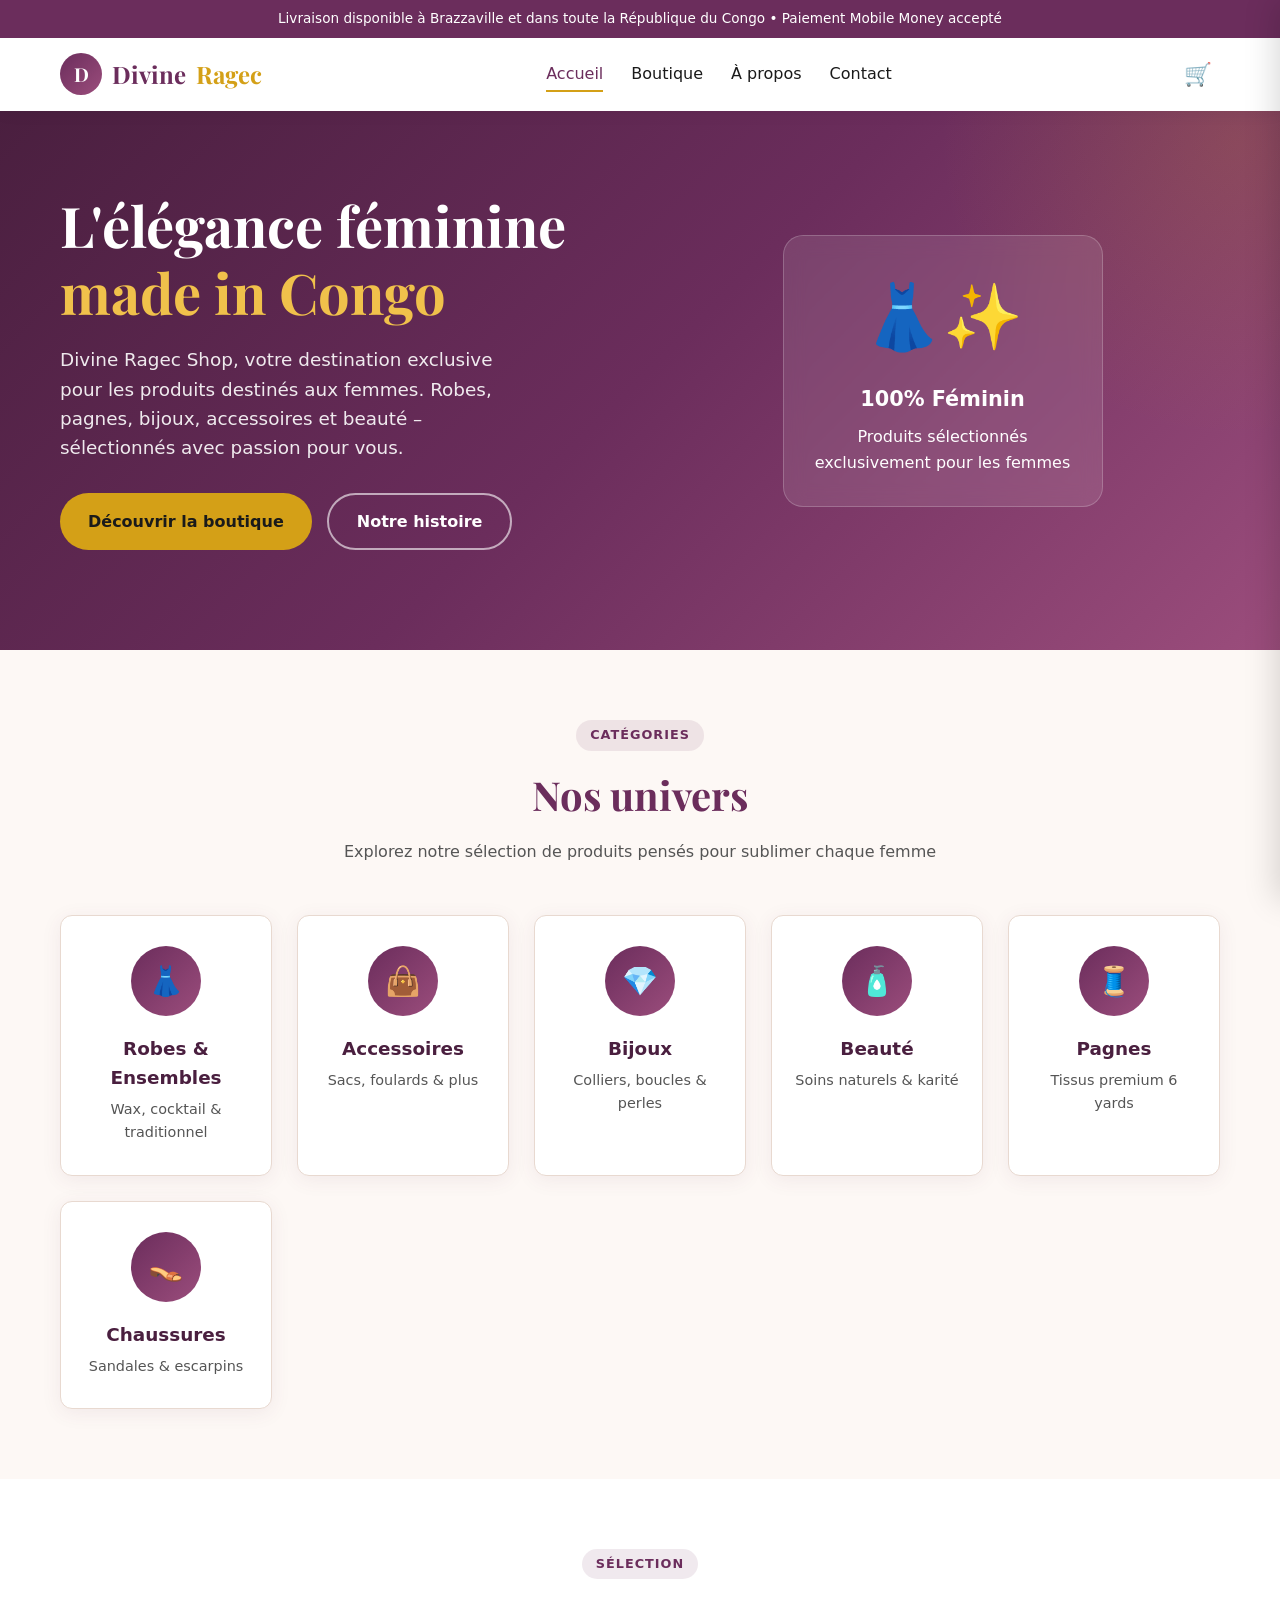
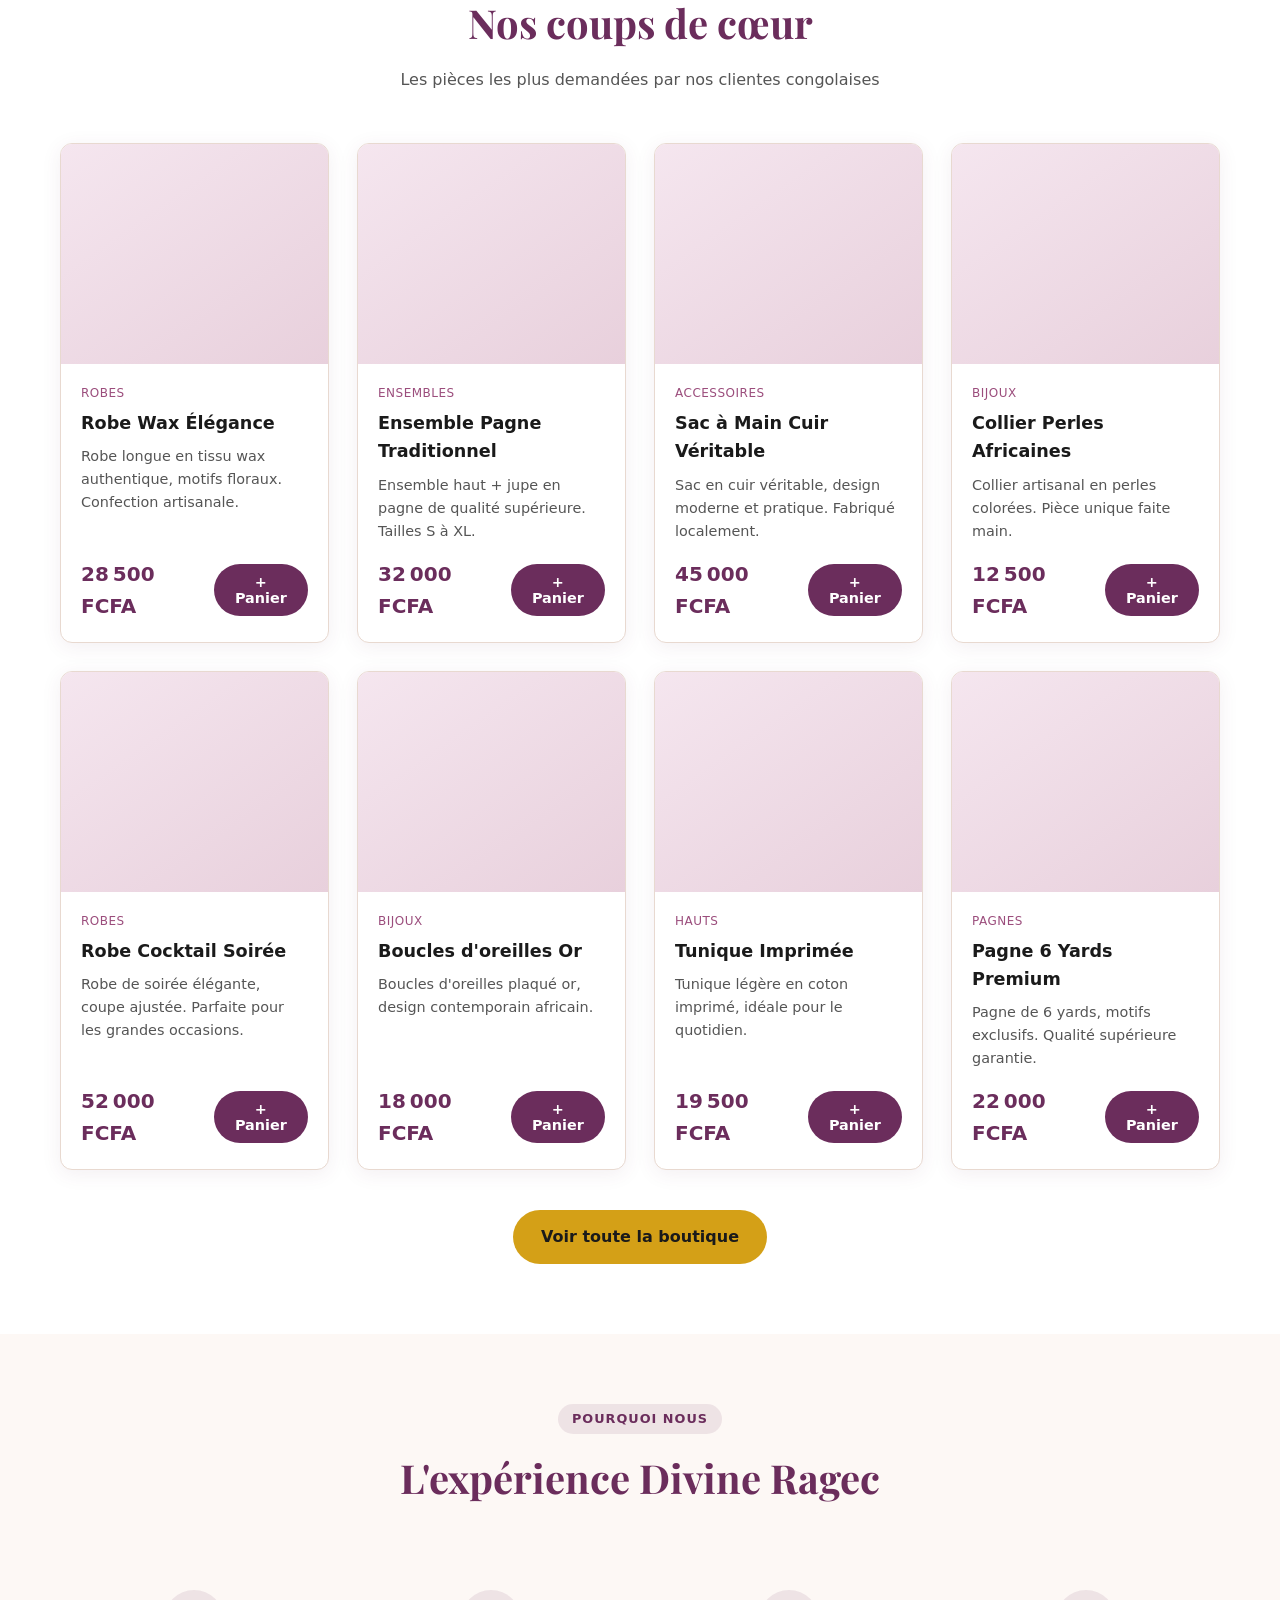
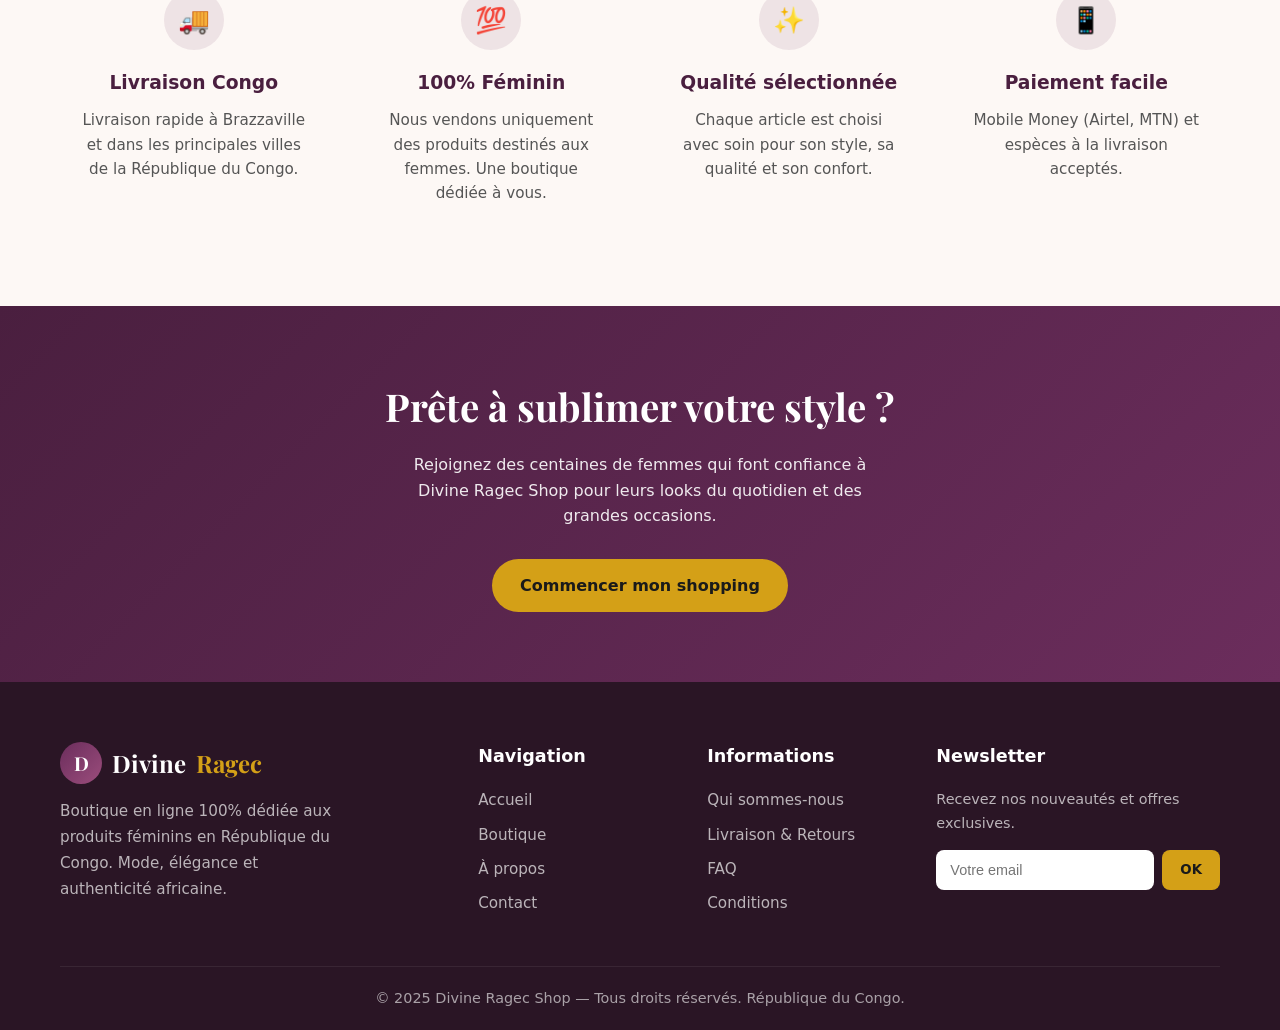
<file: index.html>
<!DOCTYPE html>
<html lang="fr">
<head>
  <meta charset="UTF-8">
  <meta name="viewport" content="width=device-width, initial-scale=1.0">
  <meta http-equiv="X-UA-Compatible" content="IE=edge">

  <!-- SEO PRINCIPAL -->
  <title>Divine Ragec Shop | Mode & Produits Féminins en République du Congo</title>
  <meta name="description" content="Divine Ragec Shop – Boutique en ligne dédiée exclusivement aux produits pour femmes en République du Congo. Robes, pagnes, bijoux, accessoires et beauté. Livraison à Brazzaville et partout au Congo.">
  <meta name="keywords" content="boutique femme Congo, mode féminine Brazzaville, robes wax, pagne, bijoux africains, accessoires femmes, Divine Ragec, shopping Congo, vêtements femmes République du Congo">
  <meta name="author" content="Divine Ragec Shop">
  <meta name="robots" content="index, follow, max-image-preview:large, max-snippet:-1, max-video-preview:-1">
  <meta name="language" content="French">
  <meta name="geo.region" content="CG-BZV">
  <meta name="geo.placename" content="Brazzaville, République du Congo">
  <meta name="geo.position" content="-4.2634;15.2429">
  <meta name="ICBM" content="-4.2634, 15.2429">
  <link rel="canonical" href="https://lewisbaf.github.io/divine-ragec/">
  <link rel="alternate" hreflang="fr" href="https://lewisbaf.github.io/divine-ragec/">
  <link rel="alternate" hreflang="fr-CG" href="https://lewisbaf.github.io/divine-ragec/">
  <link rel="alternate" hreflang="x-default" href="https://lewisbaf.github.io/divine-ragec/">

  <!-- Open Graph / Facebook -->
  <meta property="og:type" content="website">
  <meta property="og:url" content="https://lewisbaf.github.io/divine-ragec/">
  <meta property="og:title" content="Divine Ragec Shop | Mode & Produits Féminins au Congo">
  <meta property="og:description" content="Boutique 100% féminine en République du Congo. Robes, pagnes, bijoux, accessoires et soins beauté. Qualité et élégance africaine.">
  <meta property="og:image" content="https://lewisbaf.github.io/divine-ragec/images/og-image.jpg">
  <meta property="og:locale" content="fr_CG">
  <meta property="og:site_name" content="Divine Ragec Shop">

  <!-- Twitter Card -->
  <meta name="twitter:card" content="summary_large_image">
  <meta name="twitter:title" content="Divine Ragec Shop | Mode Féminine au Congo">
  <meta name="twitter:description" content="Découvrez notre sélection exclusive de produits pour femmes : robes, pagnes, bijoux et plus. Livraison en République du Congo.">
  <meta name="twitter:image" content="https://lewisbaf.github.io/divine-ragec/images/og-image.jpg">

  <!-- Favicon -->
  <link rel="icon" href="data:image/svg+xml,<svg xmlns='http://www.w3.org/2000/svg' viewBox='0 0 100 100'><text y='.9em' font-size='90'>👗</text></svg>">

  <!-- Fonts -->
  <link rel="preconnect" href="https://fonts.googleapis.com">
  <link rel="preconnect" href="https://fonts.gstatic.com" crossorigin>
  <link href="https://fonts.googleapis.com/css2?family=Playfair+Display:wght@600;700&display=swap" rel="stylesheet">

  <!-- Préconnexion pour accélérer le chargement des futures images -->
  <link rel="dns-prefetch" href="https://images.divineragecshop.cg">

  <link rel="stylesheet" href="css/style.css">

  <!-- Structured Data JSON-LD -->
  <script type="application/ld+json">
  {
    "@context": "https://schema.org",
    "@type": "Store",
    "name": "Divine Ragec Shop",
    "description": "Boutique en ligne spécialisée dans la vente de produits exclusivement féminins en République du Congo : mode, accessoires, bijoux et beauté.",
    "url": "https://lewisbaf.github.io/divine-ragec",
    "logo": "https://lewisbaf.github.io/divine-ragec/images/logo.png",
    "image": "https://lewisbaf.github.io/divine-ragec/images/og-image.jpg",
    "telephone": "+242-06-000-0000",
    "email": "contact@divineragecshop.cg",
    "address": {
      "@type": "PostalAddress",
      "streetAddress": "Avenue de la Paix",
      "addressLocality": "Brazzaville",
      "addressRegion": "Brazzaville",
      "addressCountry": "CG"
    },
    "geo": {
      "@type": "GeoCoordinates",
      "latitude": "-4.2634",
      "longitude": "15.2429"
    },
    "openingHoursSpecification": {
      "@type": "OpeningHoursSpecification",
      "dayOfWeek": ["Monday","Tuesday","Wednesday","Thursday","Friday","Saturday"],
      "opens": "08:00",
      "closes": "18:00"
    },
    "priceRange": "$$",
    "currenciesAccepted": "XAF",
    "paymentAccepted": "Cash, Mobile Money",
    "areaServed": {
      "@type": "Country",
      "name": "République du Congo"
    },
    "sameAs": []
  }
  </script>

  <script type="application/ld+json">
  {
    "@context": "https://schema.org",
    "@type": "WebSite",
    "name": "Divine Ragec Shop",
    "url": "https://lewisbaf.github.io/divine-ragec",
    "potentialAction": {
      "@type": "SearchAction",
      "target": "https://lewisbaf.github.io/divine-ragec/produits.html?q={search_term_string}",
      "query-input": "required name=search_term_string"
    }
  }
  </script>
<meta name="google-site-verification" content="6_6XMdCNyY8lH5dzQhBeDxPDN-YNGzjbdq7BSA4jOjI" />
</head>
<body>
  <!-- Header -->
  <header class="header">
    <div class="header-top">
      Livraison disponible à Brazzaville et dans toute la République du Congo • Paiement Mobile Money accepté
    </div>
    <div class="container">
      <div class="nav-wrapper">
        <a href="index.html" class="logo" aria-label="Divine Ragec Shop - Accueil">
          <div class="logo-icon">D</div>
          Divine <span>Ragec</span>
        </a>

        <nav class="nav-menu" id="nav-menu" aria-label="Navigation principale">
          <a href="index.html" class="active">Accueil</a>
          <a href="produits.html">Boutique</a>
          <a href="a-propos.html">À propos</a>
          <a href="contact.html">Contact</a>
        </nav>

        <div class="nav-actions">
          <button class="cart-btn" id="cart-btn" aria-label="Ouvrir le panier">
            🛒
            <span class="cart-count" style="display:none;">0</span>
          </button>
          <button class="menu-toggle" id="menu-toggle" aria-label="Menu mobile">☰</button>
        </div>
      </div>
    </div>
    <div class="nav-overlay" id="nav-overlay"></div>
  </header>

  <main>
    <!-- Hero -->
    <section class="hero">
      <div class="container">
        <div class="hero-content">
          <div class="hero-text">
            <h1>L'élégance féminine <span>made in Congo</span></h1>
            <p>Divine Ragec Shop, votre destination exclusive pour les produits destinés aux femmes. Robes, pagnes, bijoux, accessoires et beauté – sélectionnés avec passion pour vous.</p>
            <div class="hero-btns">
              <a href="produits.html" class="btn btn-primary">Découvrir la boutique</a>
              <a href="a-propos.html" class="btn btn-outline">Notre histoire</a>
            </div>
          </div>
          <div class="hero-visual">
            <div class="hero-card">
              <div class="emoji">👗✨</div>
              <h3>100% Féminin</h3>
              <p>Produits sélectionnés exclusivement pour les femmes</p>
            </div>
          </div>
        </div>
      </div>
    </section>

    <!-- Catégories -->
    <section class="section" id="categories">
      <div class="container">
        <div class="section-header">
          <span class="badge">Catégories</span>
          <h2>Nos univers</h2>
          <p>Explorez notre sélection de produits pensés pour sublimer chaque femme</p>
        </div>
        <div class="categories-grid">
          <a href="produits.html" class="category-card" onclick="sessionStorage.setItem('filter','robes')">
            <div class="category-icon">👗</div>
            <h3>Robes & Ensembles</h3>
            <p>Wax, cocktail & traditionnel</p>
          </a>
          <a href="produits.html" class="category-card">
            <div class="category-icon">👜</div>
            <h3>Accessoires</h3>
            <p>Sacs, foulards & plus</p>
          </a>
          <a href="produits.html" class="category-card">
            <div class="category-icon">💎</div>
            <h3>Bijoux</h3>
            <p>Colliers, boucles & perles</p>
          </a>
          <a href="produits.html" class="category-card">
            <div class="category-icon">🧴</div>
            <h3>Beauté</h3>
            <p>Soins naturels & karité</p>
          </a>
          <a href="produits.html" class="category-card">
            <div class="category-icon">🧵</div>
            <h3>Pagnes</h3>
            <p>Tissus premium 6 yards</p>
          </a>
          <a href="produits.html" class="category-card">
            <div class="category-icon">👡</div>
            <h3>Chaussures</h3>
            <p>Sandales & escarpins</p>
          </a>
        </div>
      </div>
    </section>

    <!-- Produits vedettes -->
    <section class="section" style="background:#fff;">
      <div class="container">
        <div class="section-header">
          <span class="badge">Sélection</span>
          <h2>Nos coups de cœur</h2>
          <p>Les pièces les plus demandées par nos clientes congolaises</p>
        </div>
        <div class="products-grid" id="featured-products">
          <!-- Rempli par JavaScript -->
        </div>
        <div style="text-align:center;margin-top:40px;">
          <a href="produits.html" class="btn btn-primary">Voir toute la boutique</a>
        </div>
      </div>
    </section>

    <!-- Avantages -->
    <section class="section">
      <div class="container">
        <div class="section-header">
          <span class="badge">Pourquoi nous</span>
          <h2>L'expérience Divine Ragec</h2>
        </div>
        <div class="features-grid">
          <div class="feature-card">
            <div class="feature-icon">🚚</div>
            <h3>Livraison Congo</h3>
            <p>Livraison rapide à Brazzaville et dans les principales villes de la République du Congo.</p>
          </div>
          <div class="feature-card">
            <div class="feature-icon">💯</div>
            <h3>100% Féminin</h3>
            <p>Nous vendons uniquement des produits destinés aux femmes. Une boutique dédiée à vous.</p>
          </div>
          <div class="feature-card">
            <div class="feature-icon">✨</div>
            <h3>Qualité sélectionnée</h3>
            <p>Chaque article est choisi avec soin pour son style, sa qualité et son confort.</p>
          </div>
          <div class="feature-card">
            <div class="feature-icon">📱</div>
            <h3>Paiement facile</h3>
            <p>Mobile Money (Airtel, MTN) et espèces à la livraison acceptés.</p>
          </div>
        </div>
      </div>
    </section>

    <!-- CTA -->
    <section class="cta">
      <div class="container">
        <h2>Prête à sublimer votre style ?</h2>
        <p>Rejoignez des centaines de femmes qui font confiance à Divine Ragec Shop pour leurs looks du quotidien et des grandes occasions.</p>
        <a href="produits.html" class="btn btn-primary">Commencer mon shopping</a>
      </div>
    </section>
  </main>

  <!-- Footer -->
  <footer class="footer">
    <div class="container">
      <div class="footer-grid">
        <div class="footer-brand">
          <a href="index.html" class="logo">
            <div class="logo-icon">D</div>
            Divine <span>Ragec</span>
          </a>
          <p>Boutique en ligne 100% dédiée aux produits féminins en République du Congo. Mode, élégance et authenticité africaine.</p>
        </div>
        <div class="footer-links">
          <h4>Navigation</h4>
          <a href="index.html">Accueil</a>
          <a href="produits.html">Boutique</a>
          <a href="a-propos.html">À propos</a>
          <a href="contact.html">Contact</a>
        </div>
        <div class="footer-links">
          <h4>Informations</h4>
          <a href="a-propos.html">Qui sommes-nous</a>
          <a href="contact.html">Livraison & Retours</a>
          <a href="contact.html">FAQ</a>
          <a href="contact.html">Conditions</a>
        </div>
        <div class="footer-newsletter">
          <h4>Newsletter</h4>
          <p>Recevez nos nouveautés et offres exclusives.</p>
          <form class="newsletter-form" id="newsletter-form">
            <input type="email" placeholder="Votre email" required aria-label="Adresse email">
            <button type="submit">OK</button>
          </form>
        </div>
      </div>
      <div class="footer-bottom">
        <p>© 2025 Divine Ragec Shop — Tous droits réservés. République du Congo.</p>
      </div>
    </div>
  </footer>

  <!-- Panier -->
  <div class="cart-overlay" id="cart-overlay"></div>
  <aside class="cart-sidebar" id="cart-sidebar" aria-label="Panier d'achat">
    <div class="cart-header">
      <h3>Mon panier</h3>
      <button class="cart-close" id="cart-close" aria-label="Fermer le panier">✕</button>
    </div>
    <div class="cart-items" id="cart-items"></div>
    <div class="cart-footer">
      <div class="cart-total">
        <span>Total</span>
        <span id="cart-total-price">0 FCFA</span>
      </div>
      <button class="btn-checkout" id="btn-checkout">Commander</button>
    </div>
  </aside>

  <script src="js/script.js"></script>
</body>
</html>
</file>
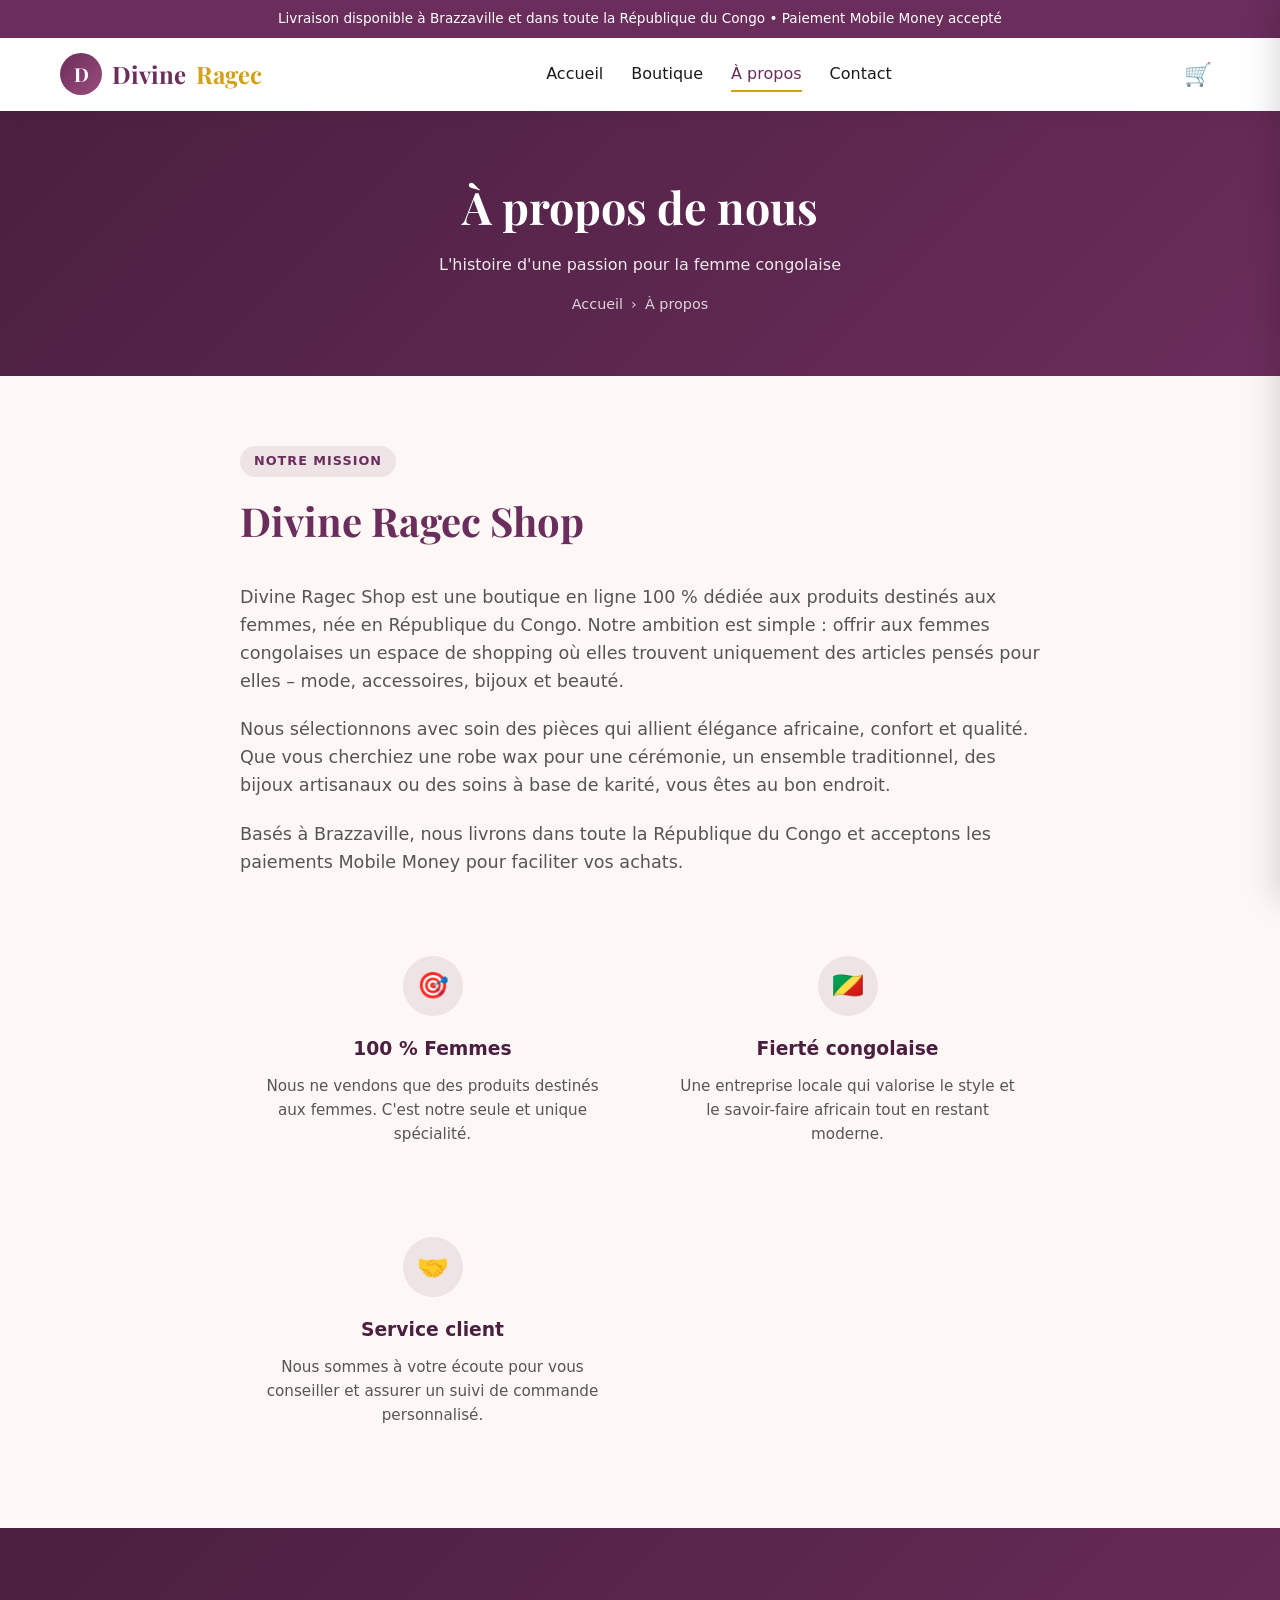
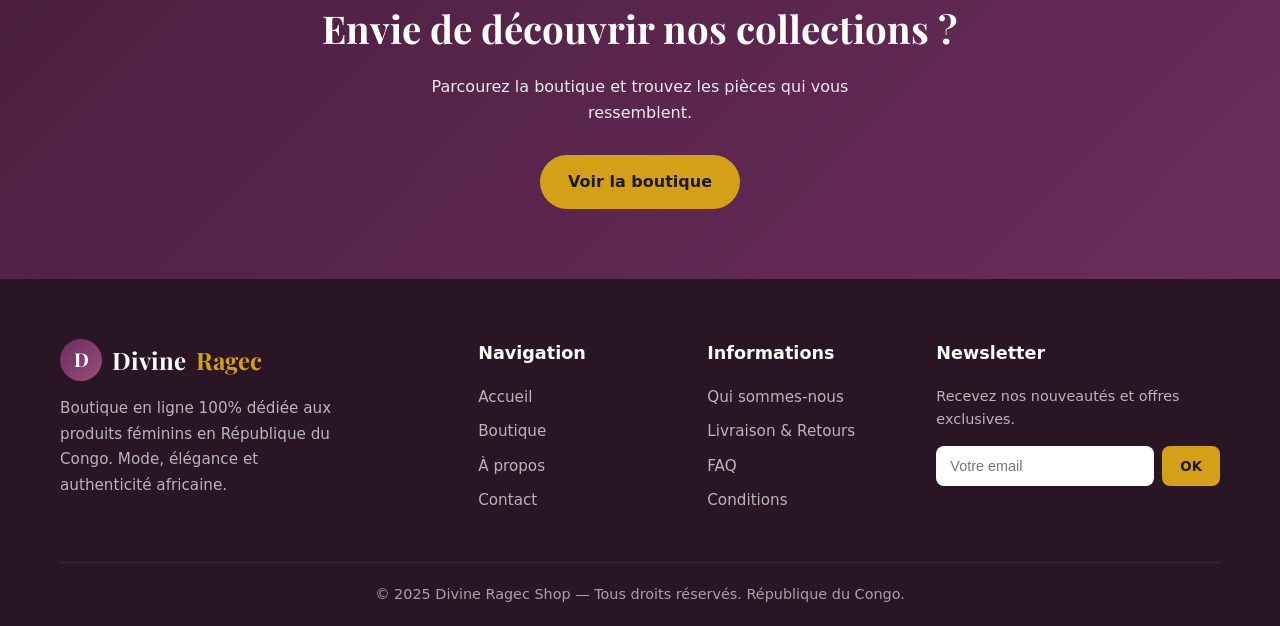
<file: a-propos.html>
<!DOCTYPE html>
<html lang="fr">
<head>
  <meta charset="UTF-8">
  <meta name="viewport" content="width=device-width, initial-scale=1.0">
  <meta http-equiv="X-UA-Compatible" content="IE=edge">

  <title>À propos | Divine Ragec Shop – Notre histoire en République du Congo</title>
  <meta name="description" content="Découvrez l'histoire de Divine Ragec Shop, boutique 100% féminine basée en République du Congo. Notre mission : offrir aux femmes des produits de qualité, élégants et authentiques.">
  <meta name="keywords" content="Divine Ragec histoire, boutique femme Congo, mode africaine Brazzaville, entreprise congolaise femmes">
  <meta name="robots" content="index, follow">
  <meta name="language" content="French">
  <meta name="geo.region" content="CG-BZV">
  <meta name="geo.placename" content="Brazzaville, République du Congo">
  <meta name="geo.position" content="-4.2634;15.2429">
  <meta name="ICBM" content="-4.2634, 15.2429">
  <link rel="canonical" href="https://lewisbaf.github.io/divine-ragec/a-propos.html">
  <link rel="alternate" hreflang="fr" href="https://lewisbaf.github.io/divine-ragec/a-propos.html">
  <link rel="alternate" hreflang="fr-CG" href="https://lewisbaf.github.io/divine-ragec/a-propos.html">
  <link rel="alternate" hreflang="x-default" href="https://lewisbaf.github.io/divine-ragec/a-propos.html">

  <meta property="og:type" content="website">
  <meta property="og:url" content="https://lewisbaf.github.io/divine-ragec/a-propos.html">
  <meta property="og:title" content="À propos de Divine Ragec Shop">
  <meta property="og:description" content="Notre mission : sublimer les femmes congolaises avec des produits exclusifs et de qualité.">
  <meta property="og:locale" content="fr_CG">

  <link rel="icon" href="data:image/svg+xml,<svg xmlns='http://www.w3.org/2000/svg' viewBox='0 0 100 100'><text y='.9em' font-size='90'>👗</text></svg>">
  <link rel="preconnect" href="https://fonts.googleapis.com">
  <link rel="preconnect" href="https://fonts.gstatic.com" crossorigin>
  <link href="https://fonts.googleapis.com/css2?family=Playfair+Display:wght@600;700&display=swap" rel="stylesheet">
  <link rel="stylesheet" href="css/style.css">

  <script type="application/ld+json">
  {
    "@context": "https://schema.org",
    "@type": "AboutPage",
    "name": "À propos de Divine Ragec Shop",
    "description": "Page présentant l'histoire et les valeurs de la boutique Divine Ragec Shop en République du Congo.",
    "url": "https://lewisbaf.github.io/divine-ragec/a-propos.html",
    "mainEntity": {
      "@type": "Organization",
      "name": "Divine Ragec Shop",
      "foundingLocation": {
        "@type": "Place",
        "name": "Brazzaville, République du Congo"
      }
    }
  }
  </script>
</head>
<body>
  <header class="header">
    <div class="header-top">
      Livraison disponible à Brazzaville et dans toute la République du Congo • Paiement Mobile Money accepté
    </div>
    <div class="container">
      <div class="nav-wrapper">
        <a href="index.html" class="logo" aria-label="Divine Ragec Shop - Accueil">
          <div class="logo-icon">D</div>
          Divine <span>Ragec</span>
        </a>
        <nav class="nav-menu" id="nav-menu" aria-label="Navigation principale">
          <a href="index.html">Accueil</a>
          <a href="produits.html">Boutique</a>
          <a href="a-propos.html" class="active">À propos</a>
          <a href="contact.html">Contact</a>
        </nav>
        <div class="nav-actions">
          <button class="cart-btn" id="cart-btn" aria-label="Ouvrir le panier">
            🛒
            <span class="cart-count" style="display:none;">0</span>
          </button>
          <button class="menu-toggle" id="menu-toggle" aria-label="Menu mobile">☰</button>
        </div>
      </div>
    </div>
    <div class="nav-overlay" id="nav-overlay"></div>
  </header>

  <main>
    <section class="page-hero">
      <div class="container">
        <h1>À propos de nous</h1>
        <p>L'histoire d'une passion pour la femme congolaise</p>
        <nav class="breadcrumb" aria-label="Fil d'Ariane">
          <a href="index.html">Accueil</a> › <span>À propos</span>
        </nav>
      </div>
    </section>

    <section class="section">
      <div class="container">
        <div style="max-width:800px;margin:0 auto;">
          <div class="section-header" style="text-align:left;margin-bottom:30px;">
            <span class="badge">Notre mission</span>
            <h2>Divine Ragec Shop</h2>
          </div>
          <p style="font-size:1.1rem;margin-bottom:20px;color:var(--text-light);">
            Divine Ragec Shop est une boutique en ligne 100 % dédiée aux produits destinés aux femmes, née en République du Congo. Notre ambition est simple : offrir aux femmes congolaises un espace de shopping où elles trouvent uniquement des articles pensés pour elles – mode, accessoires, bijoux et beauté.
          </p>
          <p style="font-size:1.1rem;margin-bottom:20px;color:var(--text-light);">
            Nous sélectionnons avec soin des pièces qui allient élégance africaine, confort et qualité. Que vous cherchiez une robe wax pour une cérémonie, un ensemble traditionnel, des bijoux artisanaux ou des soins à base de karité, vous êtes au bon endroit.
          </p>
          <p style="font-size:1.1rem;margin-bottom:40px;color:var(--text-light);">
            Basés à Brazzaville, nous livrons dans toute la République du Congo et acceptons les paiements Mobile Money pour faciliter vos achats.
          </p>

          <div class="features-grid" style="margin-top:50px;">
            <div class="feature-card">
              <div class="feature-icon">🎯</div>
              <h3>100 % Femmes</h3>
              <p>Nous ne vendons que des produits destinés aux femmes. C'est notre seule et unique spécialité.</p>
            </div>
            <div class="feature-card">
              <div class="feature-icon">🇨🇬</div>
              <h3>Fierté congolaise</h3>
              <p>Une entreprise locale qui valorise le style et le savoir-faire africain tout en restant moderne.</p>
            </div>
            <div class="feature-card">
              <div class="feature-icon">🤝</div>
              <h3>Service client</h3>
              <p>Nous sommes à votre écoute pour vous conseiller et assurer un suivi de commande personnalisé.</p>
            </div>
          </div>
        </div>
      </div>
    </section>

    <section class="cta">
      <div class="container">
        <h2>Envie de découvrir nos collections ?</h2>
        <p>Parcourez la boutique et trouvez les pièces qui vous ressemblent.</p>
        <a href="produits.html" class="btn btn-primary">Voir la boutique</a>
      </div>
    </section>
  </main>

  <footer class="footer">
    <div class="container">
      <div class="footer-grid">
        <div class="footer-brand">
          <a href="index.html" class="logo">
            <div class="logo-icon">D</div>
            Divine <span>Ragec</span>
          </a>
          <p>Boutique en ligne 100% dédiée aux produits féminins en République du Congo. Mode, élégance et authenticité africaine.</p>
        </div>
        <div class="footer-links">
          <h4>Navigation</h4>
          <a href="index.html">Accueil</a>
          <a href="produits.html">Boutique</a>
          <a href="a-propos.html">À propos</a>
          <a href="contact.html">Contact</a>
        </div>
        <div class="footer-links">
          <h4>Informations</h4>
          <a href="a-propos.html">Qui sommes-nous</a>
          <a href="contact.html">Livraison & Retours</a>
          <a href="contact.html">FAQ</a>
          <a href="contact.html">Conditions</a>
        </div>
        <div class="footer-newsletter">
          <h4>Newsletter</h4>
          <p>Recevez nos nouveautés et offres exclusives.</p>
          <form class="newsletter-form" id="newsletter-form">
            <input type="email" placeholder="Votre email" required aria-label="Adresse email">
            <button type="submit">OK</button>
          </form>
        </div>
      </div>
      <div class="footer-bottom">
        <p>© 2025 Divine Ragec Shop — Tous droits réservés. République du Congo.</p>
      </div>
    </div>
  </footer>

  <div class="cart-overlay" id="cart-overlay"></div>
  <aside class="cart-sidebar" id="cart-sidebar" aria-label="Panier d'achat">
    <div class="cart-header">
      <h3>Mon panier</h3>
      <button class="cart-close" id="cart-close" aria-label="Fermer le panier">✕</button>
    </div>
    <div class="cart-items" id="cart-items"></div>
    <div class="cart-footer">
      <div class="cart-total">
        <span>Total</span>
        <span id="cart-total-price">0 FCFA</span>
      </div>
      <button class="btn-checkout" id="btn-checkout">Commander</button>
    </div>
  </aside>

  <script src="js/script.js"></script>
</body>
</html>
</file>
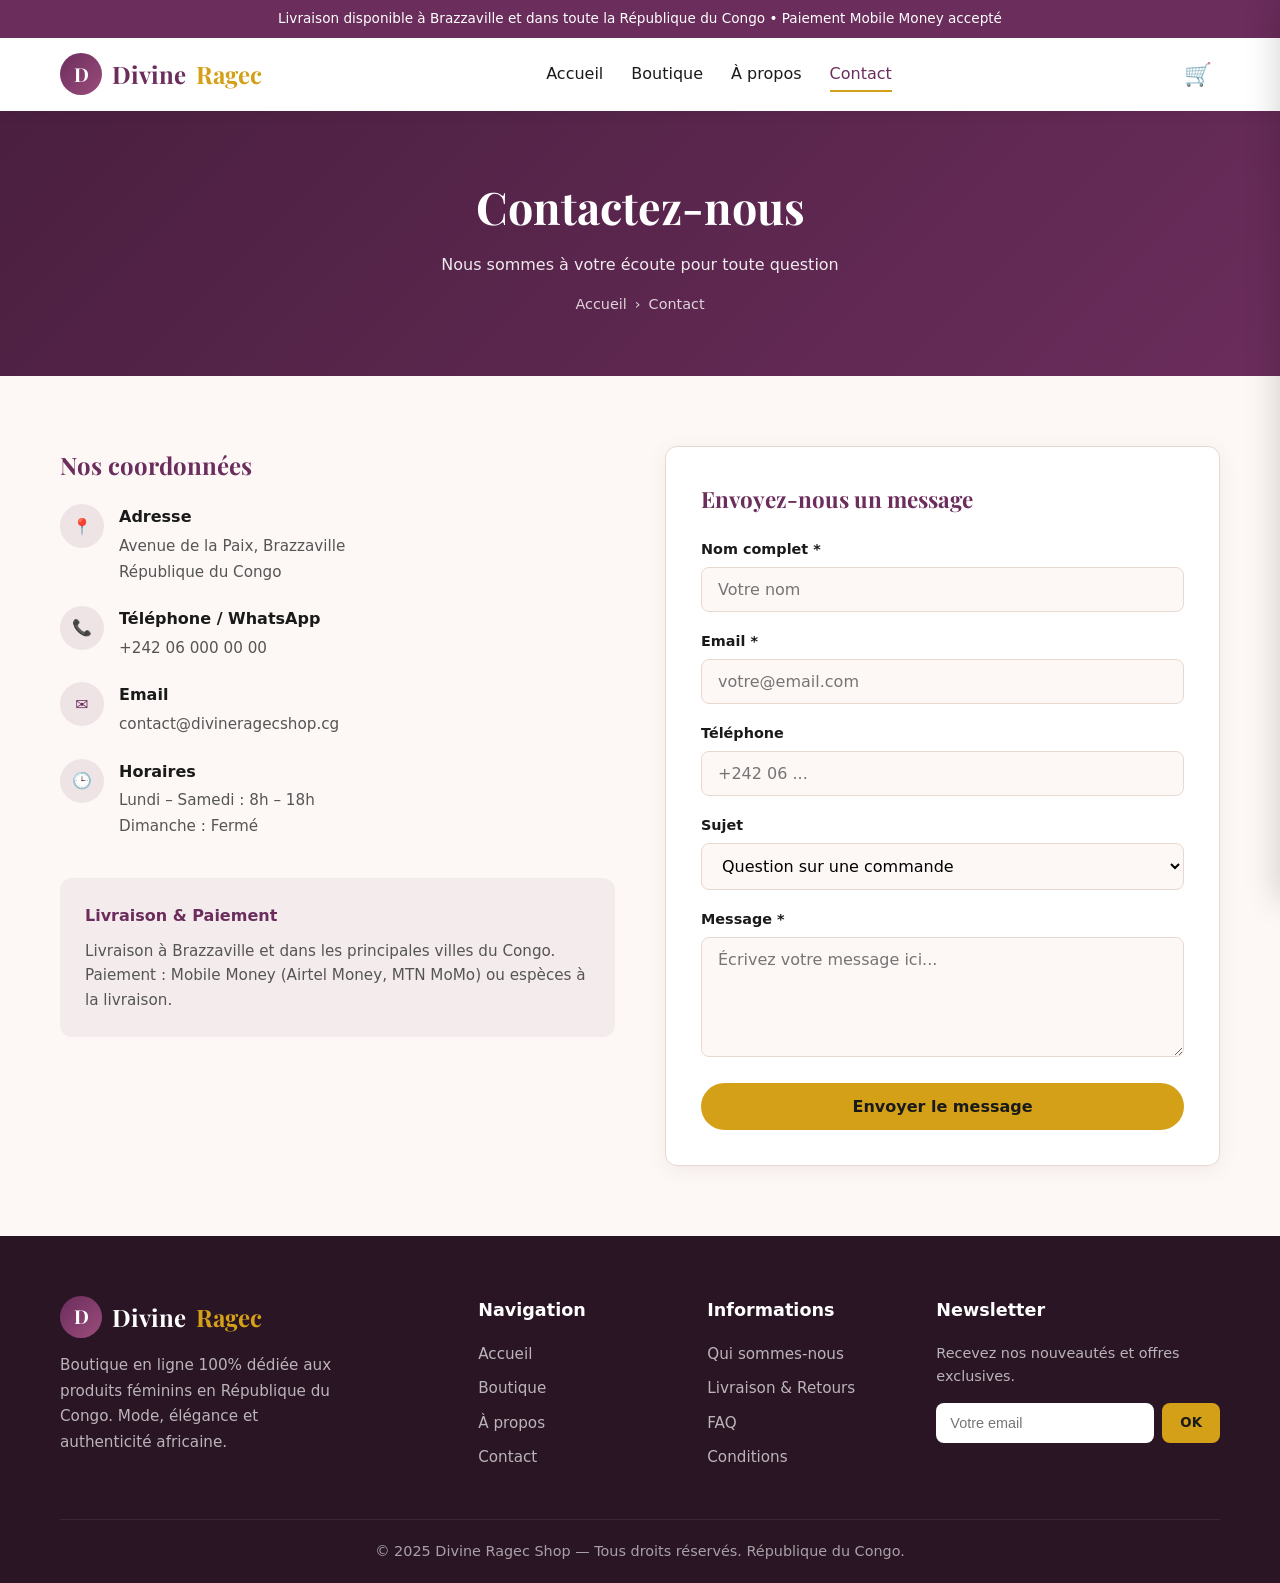
<file: contact.html>
<!DOCTYPE html>
<html lang="fr">
<head>
  <meta charset="UTF-8">
  <meta name="viewport" content="width=device-width, initial-scale=1.0">
  <meta http-equiv="X-UA-Compatible" content="IE=edge">

  <title>Contact | Divine Ragec Shop – Brazzaville, République du Congo</title>
  <meta name="description" content="Contactez Divine Ragec Shop à Brazzaville. Questions sur les commandes, livraisons ou produits ? Écrivez-nous ou appelez-nous. Service client réactif.">
  <meta name="keywords" content="contact Divine Ragec, boutique femme Brazzaville, service client Congo, livraison République du Congo">
  <meta name="robots" content="index, follow">
  <meta name="language" content="French">
  <meta name="geo.region" content="CG-BZV">
  <meta name="geo.placename" content="Brazzaville, République du Congo">
  <meta name="geo.position" content="-4.2634;15.2429">
  <meta name="ICBM" content="-4.2634, 15.2429">
  <link rel="canonical" href="https://lewisbaf.github.io/divine-ragec/contact.html">
  <link rel="alternate" hreflang="fr" href="https://lewisbaf.github.io/divine-ragec/contact.html">
  <link rel="alternate" hreflang="fr-CG" href="https://lewisbaf.github.io/divine-ragec/contact.html">
  <link rel="alternate" hreflang="x-default" href="https://lewisbaf.github.io/divine-ragec/contact.html">

  <meta property="og:type" content="website">
  <meta property="og:url" content="https://lewisbaf.github.io/divine-ragec/contact.html">
  <meta property="og:title" content="Contactez Divine Ragec Shop">
  <meta property="og:description" content="Nous sommes à votre écoute à Brazzaville, République du Congo.">
  <meta property="og:locale" content="fr_CG">

  <link rel="icon" href="data:image/svg+xml,<svg xmlns='http://www.w3.org/2000/svg' viewBox='0 0 100 100'><text y='.9em' font-size='90'>👗</text></svg>">
  <link rel="preconnect" href="https://fonts.googleapis.com">
  <link rel="preconnect" href="https://fonts.gstatic.com" crossorigin>
  <link href="https://fonts.googleapis.com/css2?family=Playfair+Display:wght@600;700&display=swap" rel="stylesheet">
  <link rel="stylesheet" href="css/style.css">

  <script type="application/ld+json">
  {
    "@context": "https://schema.org",
    "@type": "ContactPage",
    "name": "Contact Divine Ragec Shop",
    "description": "Page de contact de la boutique Divine Ragec Shop en République du Congo.",
    "url": "https://lewisbaf.github.io/divine-ragec/contact.html",
    "mainEntity": {
      "@type": "Organization",
      "name": "Divine Ragec Shop",
      "telephone": "+242-06-000-0000",
      "email": "contact@divineragecshop.cg",
      "address": {
        "@type": "PostalAddress",
        "streetAddress": "Avenue de la Paix",
        "addressLocality": "Brazzaville",
        "addressCountry": "CG"
      }
    }
  }
  </script>
</head>
<body>
  <header class="header">
    <div class="header-top">
      Livraison disponible à Brazzaville et dans toute la République du Congo • Paiement Mobile Money accepté
    </div>
    <div class="container">
      <div class="nav-wrapper">
        <a href="index.html" class="logo" aria-label="Divine Ragec Shop - Accueil">
          <div class="logo-icon">D</div>
          Divine <span>Ragec</span>
        </a>
        <nav class="nav-menu" id="nav-menu" aria-label="Navigation principale">
          <a href="index.html">Accueil</a>
          <a href="produits.html">Boutique</a>
          <a href="a-propos.html">À propos</a>
          <a href="contact.html" class="active">Contact</a>
        </nav>
        <div class="nav-actions">
          <button class="cart-btn" id="cart-btn" aria-label="Ouvrir le panier">
            🛒
            <span class="cart-count" style="display:none;">0</span>
          </button>
          <button class="menu-toggle" id="menu-toggle" aria-label="Menu mobile">☰</button>
        </div>
      </div>
    </div>
    <div class="nav-overlay" id="nav-overlay"></div>
  </header>

  <main>
    <section class="page-hero">
      <div class="container">
        <h1>Contactez-nous</h1>
        <p>Nous sommes à votre écoute pour toute question</p>
        <nav class="breadcrumb" aria-label="Fil d'Ariane">
          <a href="index.html">Accueil</a> › <span>Contact</span>
        </nav>
      </div>
    </section>

    <section class="section">
      <div class="container">
        <div class="contact-grid">
          <div class="contact-info">
            <h3>Nos coordonnées</h3>
            <div class="contact-item">
              <div class="icon">📍</div>
              <div>
                <strong>Adresse</strong>
                <span>Avenue de la Paix, Brazzaville<br>République du Congo</span>
              </div>
            </div>
            <div class="contact-item">
              <div class="icon">📞</div>
              <div>
                <strong>Téléphone / WhatsApp</strong>
                <a href="tel:+242060000000">+242 06 000 00 00</a>
              </div>
            </div>
            <div class="contact-item">
              <div class="icon">✉️</div>
              <div>
                <strong>Email</strong>
                <a href="mailto:contact@divineragecshop.cg">contact@divineragecshop.cg</a>
              </div>
            </div>
            <div class="contact-item">
              <div class="icon">🕒</div>
              <div>
                <strong>Horaires</strong>
                <span>Lundi – Samedi : 8h – 18h<br>Dimanche : Fermé</span>
              </div>
            </div>

            <div style="margin-top:40px;padding:25px;background:rgba(107,45,92,0.06);border-radius:12px;">
              <h4 style="color:var(--primary);margin-bottom:10px;">Livraison & Paiement</h4>
              <p style="font-size:0.95rem;color:var(--text-light);">
                Livraison à Brazzaville et dans les principales villes du Congo.<br>
                Paiement : Mobile Money (Airtel Money, MTN MoMo) ou espèces à la livraison.
              </p>
            </div>
          </div>

          <div class="contact-form">
            <h3 style="font-family:var(--font-display);color:var(--primary);margin-bottom:20px;font-size:1.4rem;">Envoyez-nous un message</h3>
            <form id="contact-form">
              <div class="form-group">
                <label for="name">Nom complet *</label>
                <input type="text" id="name" name="name" required placeholder="Votre nom" autocomplete="name">
              </div>
              <div class="form-group">
                <label for="email">Email *</label>
                <input type="email" id="email" name="email" required placeholder="votre@email.com" autocomplete="email">
              </div>
              <div class="form-group">
                <label for="phone">Téléphone</label>
                <input type="tel" id="phone" name="phone" placeholder="+242 06 ..." autocomplete="tel">
              </div>
              <div class="form-group">
                <label for="subject">Sujet</label>
                <select id="subject" name="subject">
                  <option value="commande">Question sur une commande</option>
                  <option value="produit">Information produit</option>
                  <option value="livraison">Livraison</option>
                  <option value="autre">Autre</option>
                </select>
              </div>
              <div class="form-group">
                <label for="message">Message *</label>
                <textarea id="message" name="message" required placeholder="Écrivez votre message ici..."></textarea>
              </div>
              <button type="submit" class="btn btn-primary" style="width:100%;justify-content:center;">Envoyer le message</button>
            </form>
          </div>
        </div>
      </div>
    </section>
  </main>

  <footer class="footer">
    <div class="container">
      <div class="footer-grid">
        <div class="footer-brand">
          <a href="index.html" class="logo">
            <div class="logo-icon">D</div>
            Divine <span>Ragec</span>
          </a>
          <p>Boutique en ligne 100% dédiée aux produits féminins en République du Congo. Mode, élégance et authenticité africaine.</p>
        </div>
        <div class="footer-links">
          <h4>Navigation</h4>
          <a href="index.html">Accueil</a>
          <a href="produits.html">Boutique</a>
          <a href="a-propos.html">À propos</a>
          <a href="contact.html">Contact</a>
        </div>
        <div class="footer-links">
          <h4>Informations</h4>
          <a href="a-propos.html">Qui sommes-nous</a>
          <a href="contact.html">Livraison & Retours</a>
          <a href="contact.html">FAQ</a>
          <a href="contact.html">Conditions</a>
        </div>
        <div class="footer-newsletter">
          <h4>Newsletter</h4>
          <p>Recevez nos nouveautés et offres exclusives.</p>
          <form class="newsletter-form" id="newsletter-form">
            <input type="email" placeholder="Votre email" required aria-label="Adresse email">
            <button type="submit">OK</button>
          </form>
        </div>
      </div>
      <div class="footer-bottom">
        <p>© 2025 Divine Ragec Shop — Tous droits réservés. République du Congo.</p>
      </div>
    </div>
  </footer>

  <div class="cart-overlay" id="cart-overlay"></div>
  <aside class="cart-sidebar" id="cart-sidebar" aria-label="Panier d'achat">
    <div class="cart-header">
      <h3>Mon panier</h3>
      <button class="cart-close" id="cart-close" aria-label="Fermer le panier">✕</button>
    </div>
    <div class="cart-items" id="cart-items"></div>
    <div class="cart-footer">
      <div class="cart-total">
        <span>Total</span>
        <span id="cart-total-price">0 FCFA</span>
      </div>
      <button class="btn-checkout" id="btn-checkout">Commander</button>
    </div>
  </aside>

  <script src="js/script.js"></script>
</body>
</html>
</file>
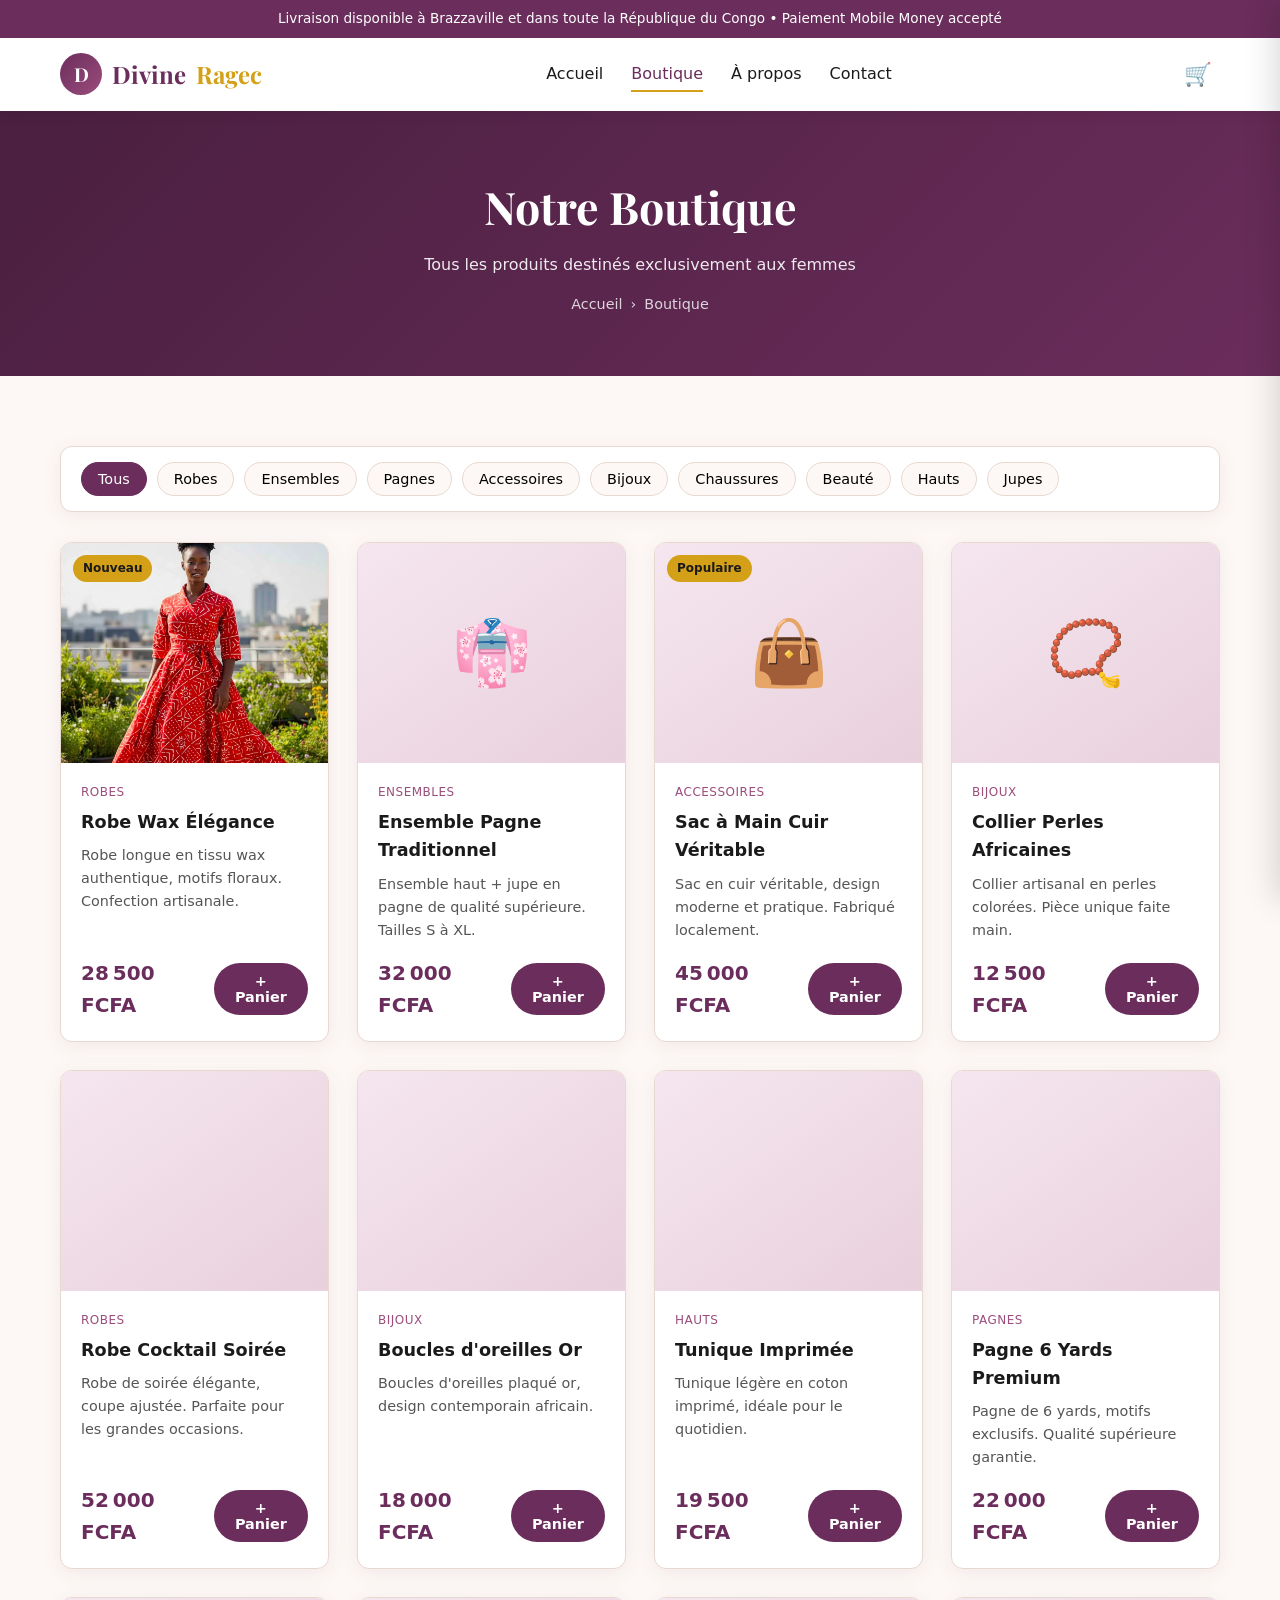
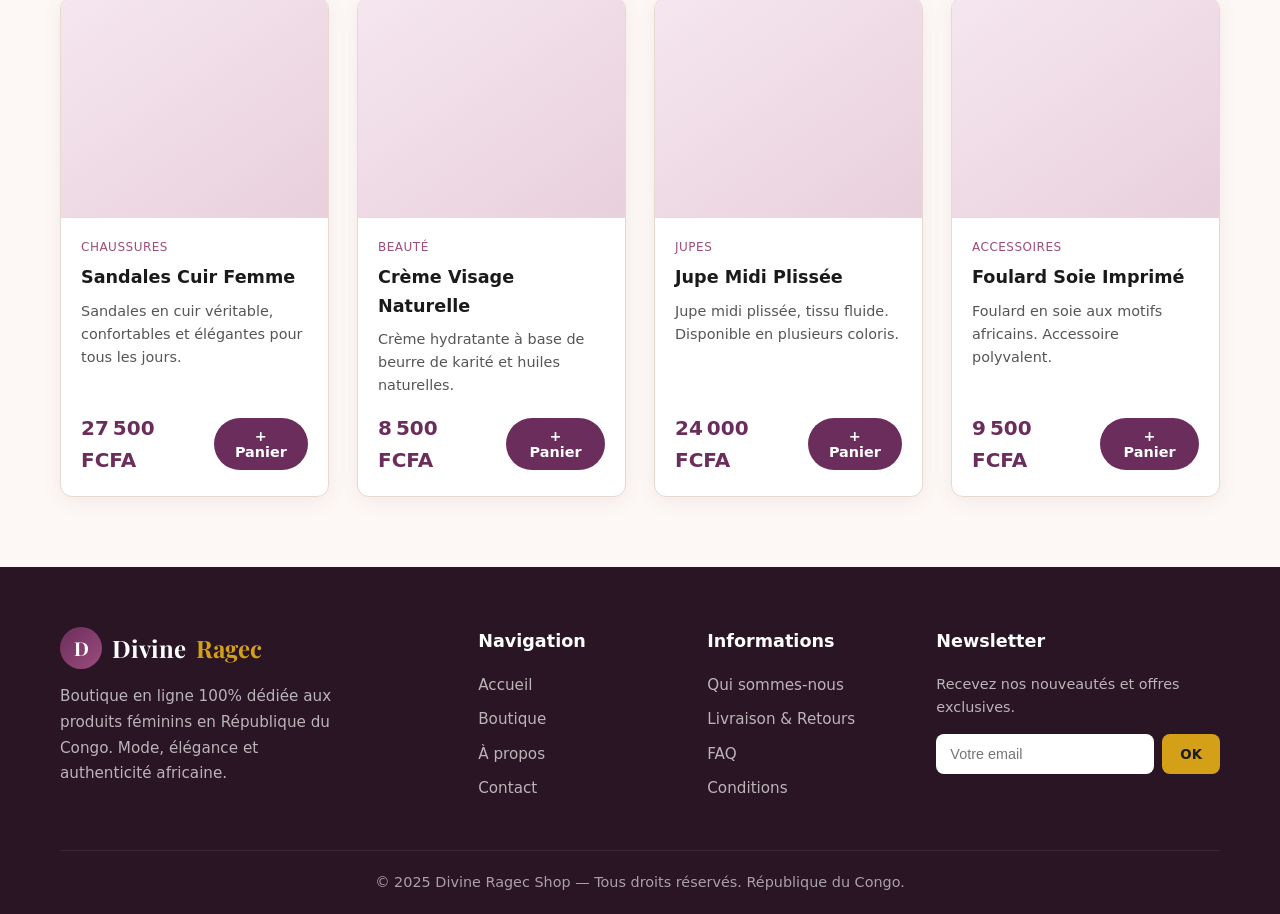
<file: produits.html>
<!DOCTYPE html>
<html lang="fr">
<head>
  <meta charset="UTF-8">
  <meta name="viewport" content="width=device-width, initial-scale=1.0">
  <meta http-equiv="X-UA-Compatible" content="IE=edge">

  <title>Boutique Femme | Divine Ragec Shop – Robes, Pagnes, Bijoux & Accessoires</title>
  <meta name="description" content="Parcourez notre boutique 100% féminine : robes wax, ensembles, pagnes, bijoux, accessoires, chaussures et produits de beauté. Livraison en République du Congo.">
  <meta name="keywords" content="boutique femme Congo, robes wax Brazzaville, pagne à vendre, bijoux africains, accessoires femmes Congo, Divine Ragec produits">
  <meta name="robots" content="index, follow">
  <meta name="language" content="French">
  <meta name="geo.region" content="CG-BZV">
  <meta name="geo.placename" content="Brazzaville, République du Congo">
  <meta name="geo.position" content="-4.2634;15.2429">
  <meta name="ICBM" content="-4.2634, 15.2429">
  <link rel="canonical" href="https://lewisbaf.github.io/divine-ragec/produits.html">
  <link rel="alternate" hreflang="fr" href="https://lewisbaf.github.io/divine-ragec/produits.html">
  <link rel="alternate" hreflang="fr-CG" href="https://lewisbaf.github.io/divine-ragec/produits.html">
  <link rel="alternate" hreflang="x-default" href="https://lewisbaf.github.io/divine-ragec/produits.html">

  <meta property="og:type" content="website">
  <meta property="og:url" content="https://lewisbaf.github.io/divine-ragec/produits.html">
  <meta property="og:title" content="Boutique Femme | Divine Ragec Shop">
  <meta property="og:description" content="Découvrez toutes nos collections exclusives pour femmes en République du Congo.">
  <meta property="og:locale" content="fr_CG">
  <meta property="og:site_name" content="Divine Ragec Shop">

  <link rel="icon" href="data:image/svg+xml,<svg xmlns='http://www.w3.org/2000/svg' viewBox='0 0 100 100'><text y='.9em' font-size='90'>👗</text></svg>">
  <link rel="preconnect" href="https://fonts.googleapis.com">
  <link rel="preconnect" href="https://fonts.gstatic.com" crossorigin>
  <link href="https://fonts.googleapis.com/css2?family=Playfair+Display:wght@600;700&display=swap" rel="stylesheet">
  <link rel="stylesheet" href="css/style.css">

  <script type="application/ld+json">
  {
    "@context": "https://schema.org",
    "@type": "CollectionPage",
    "name": "Boutique Divine Ragec Shop",
    "description": "Catalogue complet des produits féminins : mode, accessoires, bijoux et beauté.",
    "url": "https://lewisbaf.github.io/divine-ragec/produits.html",
    "isPartOf": {
      "@type": "WebSite",
      "name": "Divine Ragec Shop",
      "url": "https://lewisbaf.github.io/divine-ragec"
    }
  }
  </script>
</head>
<body>
  <header class="header">
    <div class="header-top">
      Livraison disponible à Brazzaville et dans toute la République du Congo • Paiement Mobile Money accepté
    </div>
    <div class="container">
      <div class="nav-wrapper">
        <a href="index.html" class="logo" aria-label="Divine Ragec Shop - Accueil">
          <div class="logo-icon">D</div>
          Divine <span>Ragec</span>
        </a>
        <nav class="nav-menu" id="nav-menu" aria-label="Navigation principale">
          <a href="index.html">Accueil</a>
          <a href="produits.html" class="active">Boutique</a>
          <a href="a-propos.html">À propos</a>
          <a href="contact.html">Contact</a>
        </nav>
        <div class="nav-actions">
          <button class="cart-btn" id="cart-btn" aria-label="Ouvrir le panier">
            🛒
            <span class="cart-count" style="display:none;">0</span>
          </button>
          <button class="menu-toggle" id="menu-toggle" aria-label="Menu mobile">☰</button>
        </div>
      </div>
    </div>
    <div class="nav-overlay" id="nav-overlay"></div>
  </header>

  <main>
    <section class="page-hero">
      <div class="container">
        <h1>Notre Boutique</h1>
        <p>Tous les produits destinés exclusivement aux femmes</p>
        <nav class="breadcrumb" aria-label="Fil d'Ariane">
          <a href="index.html">Accueil</a> › <span>Boutique</span>
        </nav>
      </div>
    </section>

    <section class="section">
      <div class="container">
        <div class="shop-toolbar">
          <div class="filter-group">
            <button class="filter-btn active" data-filter="all" onclick="filterProducts('all')">Tous</button>
            <button class="filter-btn" data-filter="robes" onclick="filterProducts('robes')">Robes</button>
            <button class="filter-btn" data-filter="ensembles" onclick="filterProducts('ensembles')">Ensembles</button>
            <button class="filter-btn" data-filter="pagnes" onclick="filterProducts('pagnes')">Pagnes</button>
            <button class="filter-btn" data-filter="accessoires" onclick="filterProducts('accessoires')">Accessoires</button>
            <button class="filter-btn" data-filter="bijoux" onclick="filterProducts('bijoux')">Bijoux</button>
            <button class="filter-btn" data-filter="chaussures" onclick="filterProducts('chaussures')">Chaussures</button>
            <button class="filter-btn" data-filter="beaute" onclick="filterProducts('beaute')">Beauté</button>
            <button class="filter-btn" data-filter="hauts" onclick="filterProducts('hauts')">Hauts</button>
            <button class="filter-btn" data-filter="jupes" onclick="filterProducts('jupes')">Jupes</button>
          </div>
        </div>

        <div class="products-grid" id="products-grid">
          <!-- Produits injectés par JS -->
        </div>
      </div>
    </section>
  </main>

  <footer class="footer">
    <div class="container">
      <div class="footer-grid">
        <div class="footer-brand">
          <a href="index.html" class="logo">
            <div class="logo-icon">D</div>
            Divine <span>Ragec</span>
          </a>
          <p>Boutique en ligne 100% dédiée aux produits féminins en République du Congo. Mode, élégance et authenticité africaine.</p>
        </div>
        <div class="footer-links">
          <h4>Navigation</h4>
          <a href="index.html">Accueil</a>
          <a href="produits.html">Boutique</a>
          <a href="a-propos.html">À propos</a>
          <a href="contact.html">Contact</a>
        </div>
        <div class="footer-links">
          <h4>Informations</h4>
          <a href="a-propos.html">Qui sommes-nous</a>
          <a href="contact.html">Livraison & Retours</a>
          <a href="contact.html">FAQ</a>
          <a href="contact.html">Conditions</a>
        </div>
        <div class="footer-newsletter">
          <h4>Newsletter</h4>
          <p>Recevez nos nouveautés et offres exclusives.</p>
          <form class="newsletter-form" id="newsletter-form">
            <input type="email" placeholder="Votre email" required aria-label="Adresse email">
            <button type="submit">OK</button>
          </form>
        </div>
      </div>
      <div class="footer-bottom">
        <p>© 2025 Divine Ragec Shop — Tous droits réservés. République du Congo.</p>
      </div>
    </div>
  </footer>

  <div class="cart-overlay" id="cart-overlay"></div>
  <aside class="cart-sidebar" id="cart-sidebar" aria-label="Panier d'achat">
    <div class="cart-header">
      <h3>Mon panier</h3>
      <button class="cart-close" id="cart-close" aria-label="Fermer le panier">✕</button>
    </div>
    <div class="cart-items" id="cart-items"></div>
    <div class="cart-footer">
      <div class="cart-total">
        <span>Total</span>
        <span id="cart-total-price">0 FCFA</span>
      </div>
      <button class="btn-checkout" id="btn-checkout">Commander</button>
    </div>
  </aside>

  <script src="js/script.js"></script>
</body>
</html>
</file>
<file: css/style.css>
/* ============================================
   Divine Ragec Shop - Stylesheet
   Mode 100% HTML / CSS / JavaScript
   République du Congo
   ============================================ */

:root {
  --primary: #6b2d5c;
  --primary-dark: #4a1f3f;
  --primary-light: #9b4d7c;
  --accent: #d4a017;
  --accent-light: #f0c14b;
  --text: #1a1a1a;
  --text-light: #555;
  --bg: #fdf8f5;
  --bg-card: #ffffff;
  --white: #ffffff;
  --border: #e8d9d0;
  --success: #2e7d32;
  --shadow: 0 4px 20px rgba(107, 45, 92, 0.08);
  --shadow-hover: 0 8px 30px rgba(107, 45, 92, 0.15);
  --radius: 12px;
  --transition: all 0.3s ease;
  --font-main: 'Segoe UI', system-ui, -apple-system, sans-serif;
  --font-display: 'Playfair Display', Georgia, serif;
}

*, *::before, *::after {
  box-sizing: border-box;
  margin: 0;
  padding: 0;
}

html {
  scroll-behavior: smooth;
  font-size: 16px;
}

body {
  font-family: var(--font-main);
  background: var(--bg);
  color: var(--text);
  line-height: 1.6;
  overflow-x: hidden;
}

img {
  max-width: 100%;
  height: auto;
  display: block;
}

a {
  text-decoration: none;
  color: inherit;
  transition: var(--transition);
}

ul {
  list-style: none;
}

button, .btn {
  cursor: pointer;
  border: none;
  font-family: inherit;
  transition: var(--transition);
}

.container {
  width: 100%;
  max-width: 1200px;
  margin: 0 auto;
  padding: 0 20px;
}

/* ========== HEADER ========== */
.header {
  background: var(--white);
  box-shadow: 0 2px 15px rgba(0,0,0,0.06);
  position: sticky;
  top: 0;
  z-index: 1000;
}

.header-top {
  background: var(--primary);
  color: var(--white);
  font-size: 0.85rem;
  padding: 8px 0;
  text-align: center;
}

.header-top a {
  color: var(--accent-light);
  font-weight: 600;
}

.nav-wrapper {
  display: flex;
  align-items: center;
  justify-content: space-between;
  padding: 15px 0;
  gap: 20px;
}

.logo {
  display: flex;
  align-items: center;
  gap: 10px;
  font-family: var(--font-display);
  font-size: 1.5rem;
  font-weight: 700;
  color: var(--primary);
}

.logo span {
  color: var(--accent);
}

.logo-icon {
  width: 42px;
  height: 42px;
  background: linear-gradient(135deg, var(--primary), var(--primary-light));
  border-radius: 50%;
  display: flex;
  align-items: center;
  justify-content: center;
  color: white;
  font-size: 1.2rem;
  font-weight: bold;
}

.nav-menu {
  display: flex;
  align-items: center;
  gap: 28px;
}

.nav-menu a {
  font-weight: 500;
  color: var(--text);
  position: relative;
  padding: 5px 0;
}

.nav-menu a:hover,
.nav-menu a.active {
  color: var(--primary);
}

.nav-menu a.active::after,
.nav-menu a:hover::after {
  content: '';
  position: absolute;
  bottom: 0;
  left: 0;
  width: 100%;
  height: 2px;
  background: var(--accent);
}

.nav-actions {
  display: flex;
  align-items: center;
  gap: 15px;
}

.cart-btn, .menu-toggle {
  background: none;
  position: relative;
  font-size: 1.4rem;
  color: var(--primary);
  padding: 8px;
}

.cart-count {
  position: absolute;
  top: 0;
  right: 0;
  background: var(--accent);
  color: white;
  font-size: 0.7rem;
  width: 18px;
  height: 18px;
  border-radius: 50%;
  display: flex;
  align-items: center;
  justify-content: center;
  font-weight: 700;
}

.menu-toggle {
  display: none;
}

/* ========== HERO ========== */
.hero {
  background: linear-gradient(135deg, #4a1f3f 0%, #6b2d5c 50%, #9b4d7c 100%);
  color: white;
  padding: 80px 0 100px;
  position: relative;
  overflow: hidden;
}

.hero::before {
  content: '';
  position: absolute;
  top: -50%;
  right: -20%;
  width: 600px;
  height: 600px;
  background: radial-gradient(circle, rgba(212,160,23,0.15) 0%, transparent 70%);
  border-radius: 50%;
}

.hero-content {
  display: grid;
  grid-template-columns: 1fr 1fr;
  gap: 50px;
  align-items: center;
  position: relative;
  z-index: 1;
}

.hero-text h1 {
  font-family: var(--font-display);
  font-size: clamp(2.2rem, 5vw, 3.5rem);
  line-height: 1.2;
  margin-bottom: 20px;
}

.hero-text h1 span {
  color: var(--accent-light);
}

.hero-text p {
  font-size: 1.15rem;
  opacity: 0.9;
  margin-bottom: 30px;
  max-width: 480px;
}

.hero-btns {
  display: flex;
  gap: 15px;
  flex-wrap: wrap;
}

.btn {
  display: inline-flex;
  align-items: center;
  gap: 8px;
  padding: 14px 28px;
  border-radius: 50px;
  font-weight: 600;
  font-size: 1rem;
}

.btn-primary {
  background: var(--accent);
  color: var(--text);
}

.btn-primary:hover {
  background: var(--accent-light);
  transform: translateY(-2px);
  box-shadow: 0 6px 20px rgba(212,160,23,0.4);
}

.btn-outline {
  background: transparent;
  border: 2px solid rgba(255,255,255,0.6);
  color: white;
}

.btn-outline:hover {
  background: white;
  color: var(--primary);
  border-color: white;
}

.hero-visual {
  display: flex;
  justify-content: center;
  align-items: center;
}

.hero-card {
  background: rgba(255,255,255,0.1);
  backdrop-filter: blur(10px);
  border: 1px solid rgba(255,255,255,0.2);
  border-radius: 20px;
  padding: 30px;
  text-align: center;
  max-width: 320px;
}

.hero-card .emoji {
  font-size: 4rem;
  margin-bottom: 15px;
}

.hero-card h3 {
  font-size: 1.3rem;
  margin-bottom: 8px;
}

/* ========== SECTIONS ========== */
.section {
  padding: 70px 0;
}

.section-header {
  text-align: center;
  margin-bottom: 50px;
}

.section-header h2 {
  font-family: var(--font-display);
  font-size: clamp(1.8rem, 4vw, 2.5rem);
  color: var(--primary);
  margin-bottom: 12px;
}

.section-header p {
  color: var(--text-light);
  max-width: 600px;
  margin: 0 auto;
}

.badge {
  display: inline-block;
  background: rgba(107,45,92,0.1);
  color: var(--primary);
  font-size: 0.8rem;
  font-weight: 600;
  padding: 5px 14px;
  border-radius: 50px;
  margin-bottom: 12px;
  text-transform: uppercase;
  letter-spacing: 1px;
}

/* ========== CATEGORIES ========== */
.categories-grid {
  display: grid;
  grid-template-columns: repeat(auto-fit, minmax(200px, 1fr));
  gap: 25px;
}

.category-card {
  background: var(--bg-card);
  border-radius: var(--radius);
  padding: 30px 20px;
  text-align: center;
  box-shadow: var(--shadow);
  transition: var(--transition);
  border: 1px solid var(--border);
}

.category-card:hover {
  transform: translateY(-8px);
  box-shadow: var(--shadow-hover);
  border-color: var(--primary-light);
}

.category-icon {
  width: 70px;
  height: 70px;
  margin: 0 auto 18px;
  background: linear-gradient(135deg, var(--primary), var(--primary-light));
  border-radius: 50%;
  display: flex;
  align-items: center;
  justify-content: center;
  font-size: 1.8rem;
  color: white;
}

.category-card h3 {
  font-size: 1.15rem;
  margin-bottom: 6px;
  color: var(--primary-dark);
}

.category-card p {
  font-size: 0.9rem;
  color: var(--text-light);
}

/* ========== PRODUCTS ========== */
.products-grid {
  display: grid;
  grid-template-columns: repeat(auto-fill, minmax(260px, 1fr));
  gap: 28px;
}

.product-card {
  background: var(--bg-card);
  border-radius: var(--radius);
  overflow: hidden;
  box-shadow: var(--shadow);
  transition: var(--transition);
  border: 1px solid var(--border);
  display: flex;
  flex-direction: column;
}

.product-card:hover {
  transform: translateY(-6px);
  box-shadow: var(--shadow-hover);
}

.product-image {
  height: 220px;
  aspect-ratio: 1 / 1;
  background: linear-gradient(145deg, #f5e6ef, #e8d0dc);
  display: flex;
  align-items: center;
  justify-content: center;
  font-size: 4rem;
  position: relative;
  overflow: hidden;
  content-visibility: auto;
  contain-intrinsic-size: 220px;
}

/* Images réelles optimisées */
.product-image img {
  width: 100%;
  height: 100%;
  object-fit: cover;
  object-position: center;
  display: block;
  transition: transform 0.4s ease, opacity 0.3s ease;
  background: linear-gradient(145deg, #f5e6ef, #e8d0dc);
}

.product-card:hover .product-image img {
  transform: scale(1.05);
}

/* Placeholder pendant le chargement */
.product-image img[loading] {
  opacity: 0;
}

.product-image img.loaded {
  opacity: 1;
}

/* Fallback emoji si pas d'image */
.product-image .emoji-fallback {
  font-size: 4rem;
  line-height: 1;
  user-select: none;
}

.product-badge {
  position: absolute;
  top: 12px;
  left: 12px;
  background: var(--accent);
  color: var(--text);
  font-size: 0.75rem;
  font-weight: 700;
  padding: 4px 10px;
  border-radius: 20px;
  z-index: 2;
}

.product-info {
  padding: 20px;
  flex: 1;
  display: flex;
  flex-direction: column;
}

.product-category {
  font-size: 0.75rem;
  color: var(--primary-light);
  text-transform: uppercase;
  letter-spacing: 0.5px;
  margin-bottom: 6px;
}

.product-title {
  font-size: 1.1rem;
  font-weight: 600;
  margin-bottom: 8px;
  color: var(--text);
}

.product-desc {
  font-size: 0.9rem;
  color: var(--text-light);
  margin-bottom: 15px;
  flex: 1;
}

.product-footer {
  display: flex;
  align-items: center;
  justify-content: space-between;
  gap: 10px;
}

.product-price {
  font-size: 1.25rem;
  font-weight: 700;
  color: var(--primary);
}

.product-price small {
  font-size: 0.8rem;
  font-weight: 500;
  color: var(--text-light);
}

.btn-add {
  background: var(--primary);
  color: white;
  padding: 10px 16px;
  border-radius: 50px;
  font-size: 0.9rem;
  font-weight: 600;
}

.btn-add:hover {
  background: var(--primary-dark);
}

/* ========== ABOUT / FEATURES ========== */
.features-grid {
  display: grid;
  grid-template-columns: repeat(auto-fit, minmax(250px, 1fr));
  gap: 30px;
}

.feature-card {
  text-align: center;
  padding: 30px 20px;
}

.feature-icon {
  width: 60px;
  height: 60px;
  margin: 0 auto 18px;
  background: rgba(107,45,92,0.1);
  border-radius: 50%;
  display: flex;
  align-items: center;
  justify-content: center;
  font-size: 1.6rem;
  color: var(--primary);
}

.feature-card h3 {
  margin-bottom: 10px;
  color: var(--primary-dark);
}

.feature-card p {
  color: var(--text-light);
  font-size: 0.95rem;
}

/* ========== CTA ========== */
.cta {
  background: linear-gradient(135deg, var(--primary-dark), var(--primary));
  color: white;
  padding: 70px 0;
  text-align: center;
}

.cta h2 {
  font-family: var(--font-display);
  font-size: clamp(1.8rem, 4vw, 2.4rem);
  margin-bottom: 15px;
}

.cta p {
  opacity: 0.9;
  margin-bottom: 30px;
  max-width: 500px;
  margin-left: auto;
  margin-right: auto;
}

/* ========== CONTACT ========== */
.contact-grid {
  display: grid;
  grid-template-columns: 1fr 1fr;
  gap: 50px;
}

.contact-info h3 {
  font-family: var(--font-display);
  font-size: 1.5rem;
  color: var(--primary);
  margin-bottom: 20px;
}

.contact-item {
  display: flex;
  gap: 15px;
  margin-bottom: 22px;
  align-items: flex-start;
}

.contact-item .icon {
  width: 44px;
  height: 44px;
  background: rgba(107,45,92,0.1);
  border-radius: 50%;
  display: flex;
  align-items: center;
  justify-content: center;
  color: var(--primary);
  flex-shrink: 0;
}

.contact-item strong {
  display: block;
  margin-bottom: 3px;
}

.contact-item span, .contact-item a {
  color: var(--text-light);
  font-size: 0.95rem;
}

.contact-form {
  background: var(--bg-card);
  padding: 35px;
  border-radius: var(--radius);
  box-shadow: var(--shadow);
  border: 1px solid var(--border);
}

.form-group {
  margin-bottom: 18px;
}

.form-group label {
  display: block;
  font-weight: 600;
  margin-bottom: 6px;
  font-size: 0.9rem;
}

.form-group input,
.form-group textarea,
.form-group select {
  width: 100%;
  padding: 12px 16px;
  border: 1px solid var(--border);
  border-radius: 8px;
  font-family: inherit;
  font-size: 1rem;
  transition: var(--transition);
  background: var(--bg);
}

.form-group input:focus,
.form-group textarea:focus,
.form-group select:focus {
  outline: none;
  border-color: var(--primary);
  box-shadow: 0 0 0 3px rgba(107,45,92,0.15);
}

.form-group textarea {
  min-height: 120px;
  resize: vertical;
}

/* ========== FOOTER ========== */
.footer {
  background: #2a1525;
  color: rgba(255,255,255,0.85);
  padding: 60px 0 0;
}

.footer-grid {
  display: grid;
  grid-template-columns: 2fr 1fr 1fr 1.5fr;
  gap: 40px;
  margin-bottom: 40px;
}

.footer-brand .logo {
  color: white;
  margin-bottom: 15px;
}

.footer-brand p {
  font-size: 0.95rem;
  line-height: 1.7;
  opacity: 0.8;
  max-width: 280px;
}

.footer h4 {
  color: white;
  font-size: 1.1rem;
  margin-bottom: 18px;
  font-weight: 600;
}

.footer-links a {
  display: block;
  margin-bottom: 10px;
  opacity: 0.8;
  font-size: 0.95rem;
}

.footer-links a:hover {
  opacity: 1;
  color: var(--accent-light);
}

.footer-newsletter p {
  font-size: 0.9rem;
  margin-bottom: 15px;
  opacity: 0.8;
}

.newsletter-form {
  display: flex;
  gap: 8px;
}

.newsletter-form input {
  flex: 1;
  padding: 12px 14px;
  border: none;
  border-radius: 8px;
  font-size: 0.9rem;
}

.newsletter-form button {
  background: var(--accent);
  color: var(--text);
  padding: 0 18px;
  border-radius: 8px;
  font-weight: 600;
}

.footer-bottom {
  border-top: 1px solid rgba(255,255,255,0.1);
  padding: 20px 0;
  text-align: center;
  font-size: 0.9rem;
  opacity: 0.7;
}

/* ========== CART SIDEBAR ========== */
.cart-overlay {
  position: fixed;
  inset: 0;
  background: rgba(0,0,0,0.5);
  z-index: 2000;
  opacity: 0;
  visibility: hidden;
  transition: var(--transition);
}

.cart-overlay.open {
  opacity: 1;
  visibility: visible;
}

.cart-sidebar {
  position: fixed;
  top: 0;
  right: 0;
  width: 100%;
  max-width: 380px;
  height: 100%;
  background: white;
  z-index: 2001;
  transform: translateX(100%);
  transition: transform 0.35s ease;
  display: flex;
  flex-direction: column;
  box-shadow: -5px 0 30px rgba(0,0,0,0.15);
}

.cart-sidebar.open {
  transform: translateX(0);
}

.cart-header {
  display: flex;
  align-items: center;
  justify-content: space-between;
  padding: 20px;
  border-bottom: 1px solid var(--border);
}

.cart-header h3 {
  font-size: 1.2rem;
  color: var(--primary);
}

.cart-close {
  background: none;
  font-size: 1.5rem;
  color: var(--text-light);
}

.cart-items {
  flex: 1;
  overflow-y: auto;
  padding: 20px;
}

.cart-empty {
  text-align: center;
  padding: 40px 20px;
  color: var(--text-light);
}

.cart-item {
  display: flex;
  gap: 15px;
  margin-bottom: 20px;
  padding-bottom: 20px;
  border-bottom: 1px solid var(--border);
}

.cart-item-img {
  width: 70px;
  height: 70px;
  background: #f5e6ef;
  border-radius: 8px;
  display: flex;
  align-items: center;
  justify-content: center;
  font-size: 1.8rem;
  flex-shrink: 0;
}

.cart-item-info {
  flex: 1;
}

.cart-item-info h4 {
  font-size: 0.95rem;
  margin-bottom: 4px;
}

.cart-item-info .price {
  color: var(--primary);
  font-weight: 600;
  margin-bottom: 8px;
}

.qty-controls {
  display: flex;
  align-items: center;
  gap: 10px;
}

.qty-controls button {
  width: 28px;
  height: 28px;
  border-radius: 50%;
  background: var(--bg);
  border: 1px solid var(--border);
  font-size: 1rem;
  display: flex;
  align-items: center;
  justify-content: center;
}

.cart-footer {
  padding: 20px;
  border-top: 1px solid var(--border);
}

.cart-total {
  display: flex;
  justify-content: space-between;
  font-size: 1.15rem;
  font-weight: 700;
  margin-bottom: 15px;
  color: var(--primary);
}

.btn-checkout {
  width: 100%;
  background: var(--primary);
  color: white;
  padding: 14px;
  border-radius: 50px;
  font-weight: 600;
  font-size: 1rem;
}

.btn-checkout:hover {
  background: var(--primary-dark);
}

/* ========== FILTERS (Shop page) ========== */
.shop-toolbar {
  display: flex;
  flex-wrap: wrap;
  gap: 15px;
  align-items: center;
  justify-content: space-between;
  margin-bottom: 30px;
  padding: 15px 20px;
  background: white;
  border-radius: var(--radius);
  box-shadow: var(--shadow);
  border: 1px solid var(--border);
}

.filter-group {
  display: flex;
  gap: 10px;
  flex-wrap: wrap;
  align-items: center;
}

.filter-btn {
  padding: 8px 16px;
  border-radius: 50px;
  background: var(--bg);
  border: 1px solid var(--border);
  font-size: 0.9rem;
  font-weight: 500;
}

.filter-btn.active,
.filter-btn:hover {
  background: var(--primary);
  color: white;
  border-color: var(--primary);
}

/* ========== TOAST ========== */
.toast {
  position: fixed;
  bottom: 30px;
  left: 50%;
  transform: translateX(-50%) translateY(100px);
  background: var(--primary-dark);
  color: white;
  padding: 14px 28px;
  border-radius: 50px;
  font-weight: 500;
  z-index: 3000;
  opacity: 0;
  transition: all 0.4s ease;
  box-shadow: 0 8px 25px rgba(0,0,0,0.2);
}

.toast.show {
  transform: translateX(-50%) translateY(0);
  opacity: 1;
}

/* ========== PAGE HERO (inner pages) ========== */
.page-hero {
  background: linear-gradient(135deg, var(--primary-dark), var(--primary));
  color: white;
  padding: 60px 0;
  text-align: center;
}

.page-hero h1 {
  font-family: var(--font-display);
  font-size: clamp(2rem, 4vw, 2.8rem);
  margin-bottom: 10px;
}

.page-hero p {
  opacity: 0.9;
  max-width: 500px;
  margin: 0 auto;
}

.breadcrumb {
  display: flex;
  justify-content: center;
  gap: 8px;
  margin-top: 15px;
  font-size: 0.9rem;
  opacity: 0.8;
}

.breadcrumb a:hover {
  color: var(--accent-light);
}

/* ========== RESPONSIVE ========== */
@media (max-width: 900px) {
  .hero-content {
    grid-template-columns: 1fr;
    text-align: center;
  }
  .hero-text p {
    margin-left: auto;
    margin-right: auto;
  }
  .hero-btns {
    justify-content: center;
  }
  .hero-visual {
    display: none;
  }
  .contact-grid {
    grid-template-columns: 1fr;
  }
  .footer-grid {
    grid-template-columns: 1fr 1fr;
  }
}

@media (max-width: 768px) {
  .menu-toggle {
    display: block;
  }
  .nav-menu {
    position: fixed;
    top: 0;
    left: 0;
    width: 280px;
    height: 100%;
    background: white;
    flex-direction: column;
    align-items: flex-start;
    padding: 80px 30px 30px;
    box-shadow: 5px 0 30px rgba(0,0,0,0.1);
    transform: translateX(-100%);
    transition: transform 0.35s ease;
    z-index: 1500;
    gap: 0;
  }
  .nav-menu.open {
    transform: translateX(0);
  }
  .nav-menu a {
    width: 100%;
    padding: 14px 0;
    border-bottom: 1px solid var(--border);
  }
  .nav-overlay {
    position: fixed;
    inset: 0;
    background: rgba(0,0,0,0.4);
    z-index: 1400;
    opacity: 0;
    visibility: hidden;
    transition: var(--transition);
  }
  .nav-overlay.open {
    opacity: 1;
    visibility: visible;
  }
  .footer-grid {
    grid-template-columns: 1fr;
    gap: 30px;
  }
}

@media (max-width: 480px) {
  .products-grid {
    grid-template-columns: 1fr;
  }
  .shop-toolbar {
    flex-direction: column;
    align-items: stretch;
  }
}
</file>
